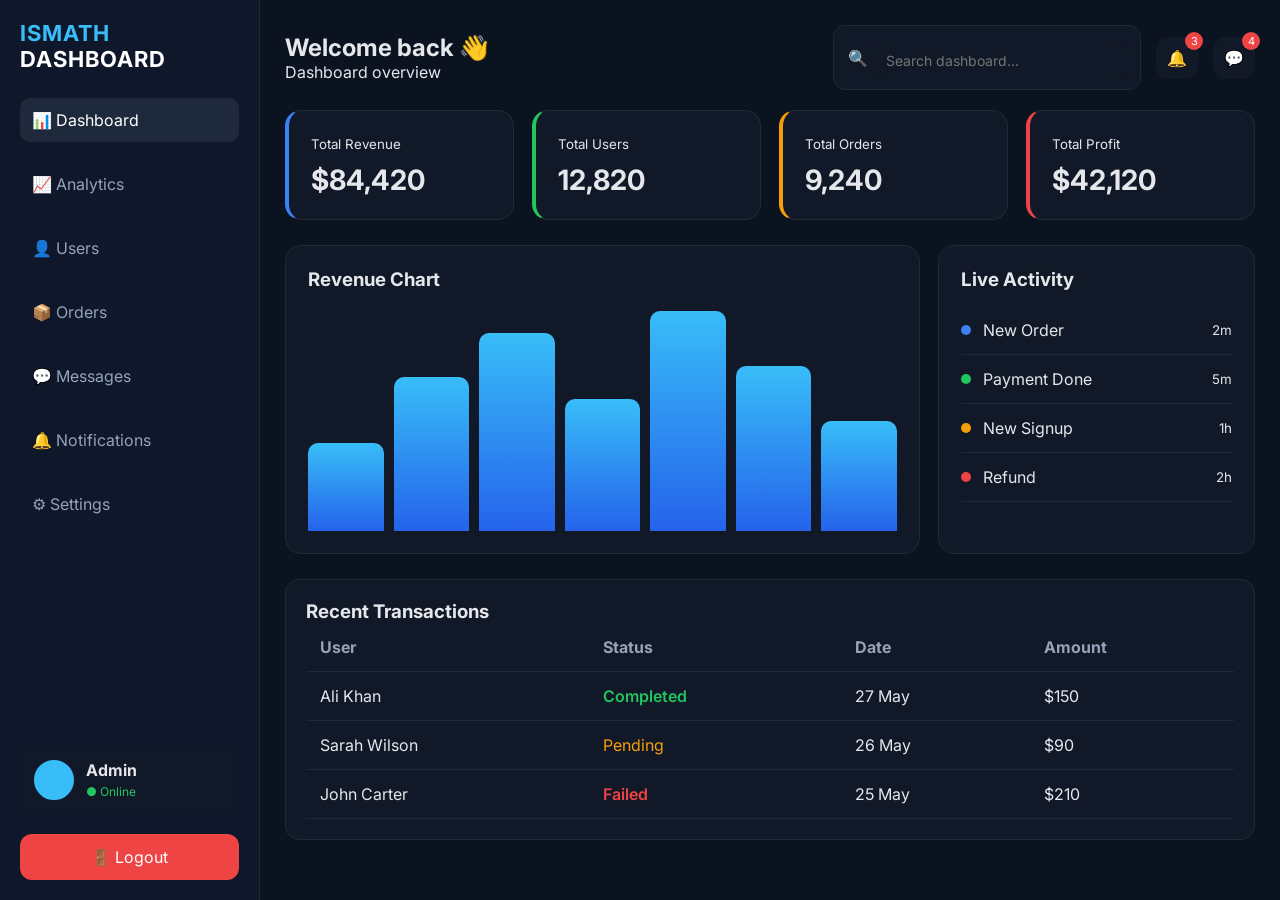
<file: index.html>
<!DOCTYPE html>
<html lang="en">
<head>
  <meta charset="UTF-8">
  <meta name="viewport"
        content="width=device-width, initial-scale=1.0">
  <title>
    Pro Dark Dashboard
  </title>
  <link rel="stylesheet"
        href="style.css">
  <link href="https://fonts.googleapis.com/css2?family=Inter:wght@300;400;500;600;700&display=swap"
        rel="stylesheet">
</head>

<body>

<div class="app">

  <div class="sidebar">

    <div>

      <div class="logo">
        ISMATH <span>DASHBOARD</span>
      </div>

      <div class="menu">

        <a class="active"
           href="dashboard.html">
          📊 Dashboard
        </a>

        <a href="analytics.html">
          📈 Analytics
        </a>

        <a href="users.html">
          👤 Users
        </a>

        <a href="orders.html">
          📦 Orders
        </a>

        <a href="messages.html">
          💬 Messages
        </a>

        <a href="notifications.html">
          🔔 Notifications
        </a>

        <a href="settings.html">
          ⚙ Settings
        </a>

      </div>

    </div>

    <div>

      <div class="profile">

        <div class="avatar"></div>

        <div>

          <b>
            Admin
          </b>

          <small class="online">
            ● Online
          </small>

        </div>

      </div>

      <div class="logout">

        <a href="#logout-popup">
          🚪 Logout
        </a>

      </div>

    </div>

  </div>

  <main class="main">

    <header class="topbar">

      <div>

        <h1>
          Welcome back 👋
        </h1>

        <p>
          Dashboard overview
        </p>

      </div>

      <div class="top-actions">

        <form class="search-box"
              action="https://www.google.com/search"
              method="GET">

          <span class="search-icon">
            🔍
          </span>

          <input type="text"
                 name="q"
                 placeholder="Search dashboard..."
                 autocomplete="off">

        </form>

        <div class="icon-box">

          🔔

          <span>3</span>

          <div class="dropdown">

            <p>
              New Order
            </p>

            <p>
              Payment Success
            </p>

            <p>
              User Joined
            </p>

          </div>

        </div>

        <div class="icon-box">

          💬

          <span>4</span>

          <div class="dropdown">

            <p>
              Ali: Update?
            </p>

            <p>
              Sarah: Issue fixed?
            </p>

            <p>
              John: Failed
            </p>

          </div>

        </div>

      </div>

    </header>

    <section class="kpi">

      <div class="card blue">

        <small>
          Total Revenue
        </small>

        <h2>
          $84,420
        </h2>

      </div>

      <div class="card green">

        <small>
          Total Users
        </small>

        <h2>
          12,820
        </h2>

      </div>

      <div class="card orange">

        <small>
          Total Orders
        </small>

        <h2>
          9,240
        </h2>

      </div>

      <div class="card red">

        <small>
          Total Profit
        </small>

        <h2>
          $42,120
        </h2>

      </div>

    </section>

    <section class="grid">

      <div class="panel">

        <h3>
          Revenue Chart
        </h3>

        <div class="chart">

          <div style="height:40%"></div>

          <div style="height:70%"></div>

          <div style="height:90%"></div>

          <div style="height:60%"></div>

          <div style="height:100%"></div>

          <div style="height:75%"></div>

          <div style="height:50%"></div>

        </div>

      </div>

      <div class="panel">

        <h3>
          Live Activity
        </h3>

        <div class="activity">

          <div class="item">

            <div class="left">

              <span class="dot blue"></span>

              <span>
                New Order
              </span>

            </div>

            <small>
              2m
            </small>

          </div>

          <div class="item">

            <div class="left">

              <span class="dot green"></span>

              <span>
                Payment Done
              </span>

            </div>

            <small>
              5m
            </small>

          </div>

          <div class="item">

            <div class="left">

              <span class="dot orange"></span>

              <span>
                New Signup
              </span>

            </div>

            <small>
              1h
            </small>

          </div>

          <div class="item">

            <div class="left">

              <span class="dot red"></span>

              <span>
                Refund
              </span>

            </div>

            <small>
              2h
            </small>

          </div>

        </div>

      </div>

    </section>

    <section class="table">

      <h3>
        Recent Transactions
      </h3>

      <table>

        <tr>

          <th>User</th>

          <th>Status</th>

          <th>Date</th>

          <th>Amount</th>

        </tr>

        <tr>

          <td>Ali Khan</td>

          <td>

            <span class="success">
              Completed
            </span>

          </td>

          <td>27 May</td>

          <td>$150</td>

        </tr>

        <tr>

          <td>Sarah Wilson</td>

          <td>

            <span class="pending">
              Pending
            </span>

          </td>

          <td>26 May</td>

          <td>$90</td>

        </tr>

        <tr>

          <td>John Carter</td>

          <td>

            <span class="failed">
              Failed
            </span>

          </td>

          <td>25 May</td>

          <td>$210</td>

        </tr>

      </table>

    </section>

  </main>

</div>

<div id="logout-popup"
     class="popup">

  <div class="popup-box">

    <h3>
      Logout?
    </h3>

    <p>
      Are you sure you want to logout?
    </p>

    <div class="buttons">

      <a href="#"
         class="cancel">
        Cancel
      </a>

      <a href="login.html"
         class="ok">
        Yes
      </a>

    </div>

  </div>

</div>

</body>

</html>
</file>
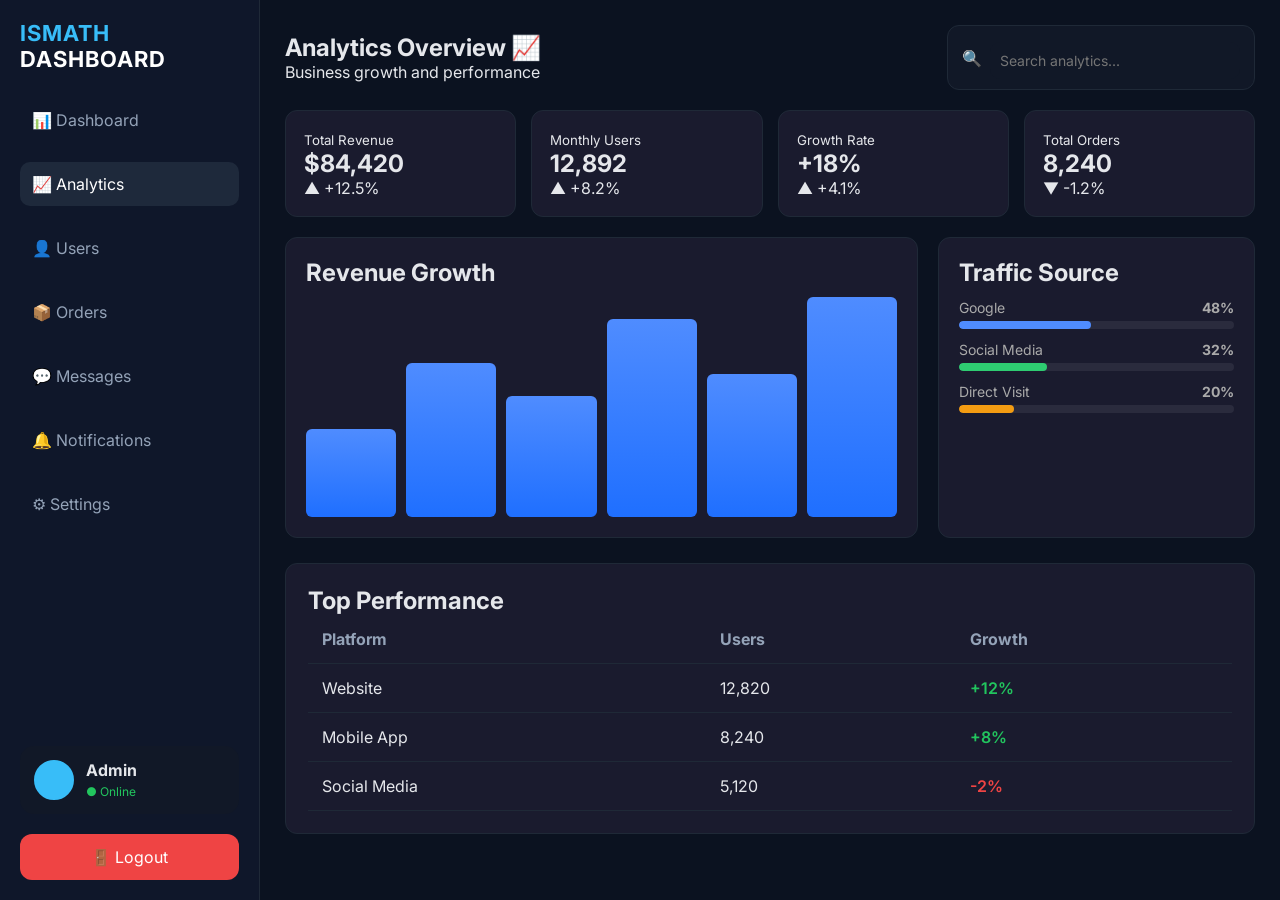
<file: analytics.html>
<!DOCTYPE html>
<html lang="en">
<head>
  <meta charset="UTF-8">
  <meta name="viewport"
        content="width=device-width, initial-scale=1.0">
  <title>Analytics</title>
  <link rel="stylesheet" href="style.css">
  <link href="https://fonts.googleapis.com/css2?family=Inter:wght@300;400;500;600;700&display=swap"
        rel="stylesheet">
</head>

<body>

  <div class="app">

    <div class="sidebar">

      <div>

        <div class="logo">
          ISMATH <span>DASHBOARD</span>
        </div>

        <div class="menu">

          <a href="dashboard.html">
            📊 Dashboard
          </a>

          <a class="active"
             href="analytics.html">
            📈 Analytics
          </a>

          <a href="users.html">
            👤 Users
          </a>

          <a href="orders.html">
            📦 Orders
          </a>

          <a href="messages.html">
            💬 Messages
          </a>

          <a href="notifications.html">
            🔔 Notifications
          </a>

          <a href="settings.html">
            ⚙ Settings
          </a>

        </div>

      </div>

      <div>

        <div class="profile">

          <div class="avatar"></div>

          <div>

            <b>Admin</b>

            <small class="online">
              ● Online
            </small>

          </div>

        </div>

        <div class="logout">

          <a href="index.html">
            🚪 Logout
          </a>

        </div>

      </div>

    </div>

    <main class="main">

      <div class="topbar">

        <div>

          <h1>
            Analytics Overview 📈
          </h1>

          <p>
            Business growth and performance
          </p>

        </div>

        <form class="search-box"
              action="https://www.google.com/search"
              method="GET">

          <span class="search-icon">
            🔍
          </span>

          <input
            type="text"
            name="q"
            placeholder="Search analytics..."
            autocomplete="off">

        </form>

      </div>

      <section class="analytics-cards">

        <div class="analytics-card">

          <small>Total Revenue</small>

          <h2>$84,420</h2>

          <p class="up">
            ▲ +12.5%
          </p>

        </div>

        <div class="analytics-card">

          <small>Monthly Users</small>

          <h2>12,892</h2>

          <p class="up">
            ▲ +8.2%
          </p>

        </div>

        <div class="analytics-card">

          <small>Growth Rate</small>

          <h2>+18%</h2>

          <p class="up">
            ▲ +4.1%
          </p>

        </div>

        <div class="analytics-card">

          <small>Total Orders</small>

          <h2>8,240</h2>

          <p class="down">
            ▼ -1.2%
          </p>

        </div>

      </section>

      <section class="analytics-grid">

        <div class="analytics-panel">

          <h2>
            Revenue Growth
          </h2>

          <div class="graph">

            <div style="height:40%"></div>

            <div style="height:70%"></div>

            <div style="height:55%"></div>

            <div style="height:90%"></div>

            <div style="height:65%"></div>

            <div style="height:100%"></div>

          </div>

        </div>

        <div class="analytics-panel">

          <h2>
            Traffic Source
          </h2>

          <div class="traffic-box">

            <div class="traffic-item">

              <span>Google</span>

              <b>48%</b>

            </div>

            <div class="progress">
              <div class="fill blue-fill"></div>
            </div>

            <div class="traffic-item">

              <span>Social Media</span>

              <b>32%</b>

            </div>

            <div class="progress">
              <div class="fill green-fill"></div>
            </div>

            <div class="traffic-item">

              <span>Direct Visit</span>

              <b>20%</b>

            </div>

            <div class="progress">
              <div class="fill orange-fill"></div>
            </div>

          </div>

        </div>

      </section>

      <section class="analytics-table">

        <h2>
          Top Performance
        </h2>

        <table>

          <tr>

            <th>Platform</th>

            <th>Users</th>

            <th>Growth</th>

          </tr>

          <tr>

            <td>Website</td>

            <td>12,820</td>

            <td class="success">
              +12%
            </td>

          </tr>

          <tr>

            <td>Mobile App</td>

            <td>8,240</td>

            <td class="success">
              +8%
            </td>

          </tr>

          <tr>

            <td>Social Media</td>

            <td>5,120</td>

            <td class="failed">
              -2%
            </td>

          </tr>

        </table>

      </section>

    </main>

  </div>

</body>

</html>
</file>
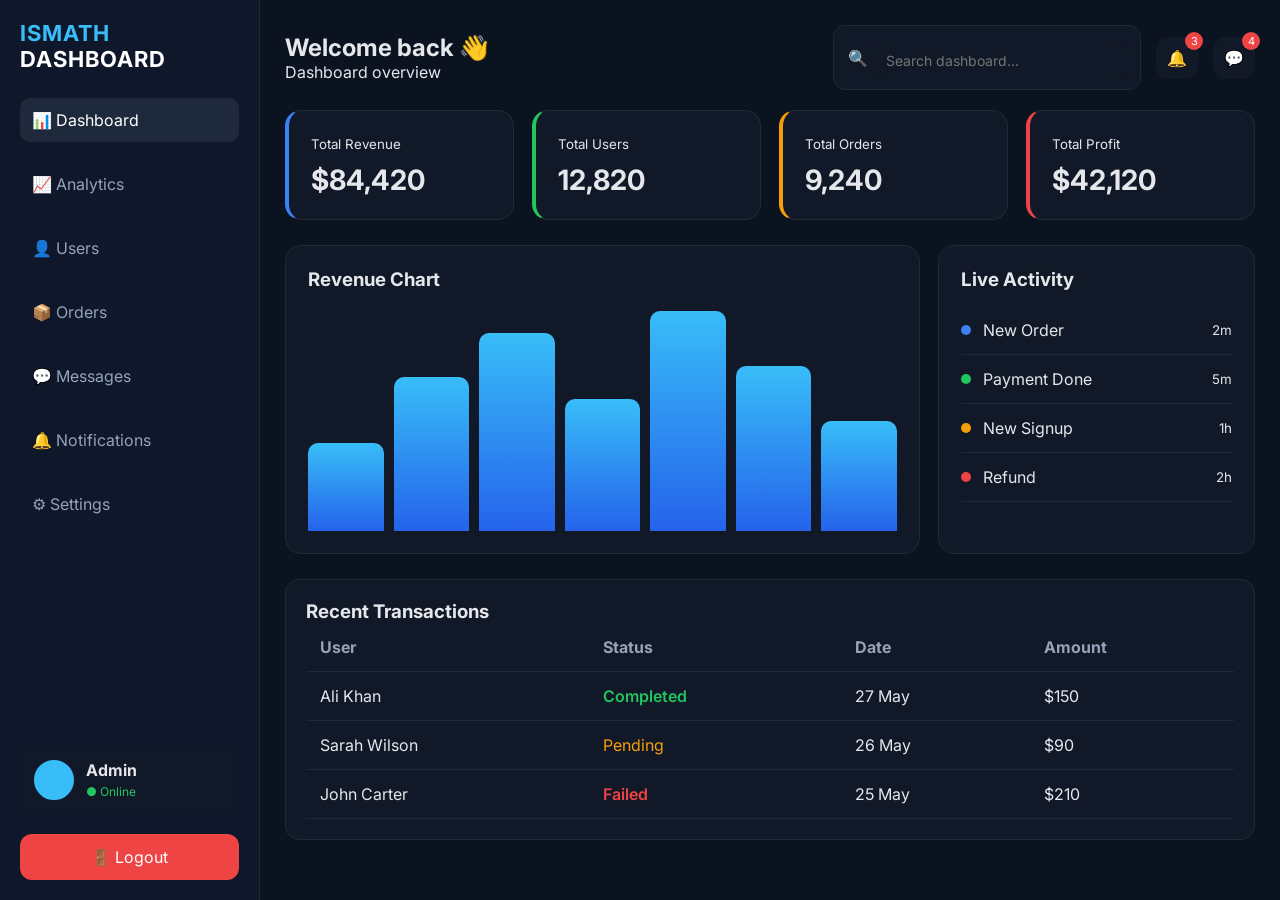
<file: dashboard.html>
<!DOCTYPE html>
<html lang="en">
<head>
  <meta charset="UTF-8">
  <meta name="viewport"
        content="width=device-width, initial-scale=1.0">
  <title>ISMATH Dashboard</title>
  <link rel="stylesheet"
        href="style.css">
  <link href="https://fonts.googleapis.com/css2?family=Inter:wght@300;400;500;600;700&display=swap"
        rel="stylesheet">
</head>

<body>

<div class="app">

  <div class="sidebar">

    <div>

      <div class="logo">
        ISMATH <span>DASHBOARD</span>
      </div>

      <div class="menu">

        <a class="active"
           href="dashboard.html">
          📊 Dashboard
        </a>

        <a href="analytics.html">
          📈 Analytics
        </a>

        <a href="users.html">
          👤 Users
        </a>

        <a href="orders.html">
          📦 Orders
        </a>

        <a href="messages.html">
          💬 Messages
        </a>

        <a href="notifications.html">
          🔔 Notifications
        </a>

        <a href="settings.html">
          ⚙ Settings
        </a>

      </div>

    </div>

    <div>

      <div class="profile">

        <div class="avatar"></div>

        <div>
          <b>Admin</b>

          <small class="online">
            ● Online
          </small>
        </div>

      </div>

      <div class="logout">

        <a href="#logout-popup">
          🚪 Logout
        </a>

      </div>

    </div>

  </div>

  <main class="main">

    <header class="topbar">

      <div>

        <h1>
          Welcome back 👋
        </h1>

        <p>
          Dashboard overview
        </p>

      </div>

      <div class="top-actions">

        <form class="search-box"
              action="https://www.google.com/search"
              method="GET">

          <span class="search-icon">
            🔍
          </span>

          <input type="text"
                 name="q"
                 placeholder="Search dashboard..."
                 autocomplete="off">

        </form>

        <div class="icon-box">

          🔔

          <span>3</span>

          <div class="dropdown">

            <p>New Order</p>

            <p>Payment Success</p>

            <p>User Joined</p>

          </div>

        </div>

        <div class="icon-box">

          💬

          <span>4</span>

          <div class="dropdown">

            <p>Ali: Update?</p>

            <p>Sarah: Issue fixed?</p>

            <p>John: Failed</p>

          </div>

        </div>

      </div>

    </header>

    <section class="kpi">

      <div class="card blue">

        <small>Total Revenue</small>

        <h2>$84,420</h2>

      </div>

      <div class="card green">

        <small>Total Users</small>

        <h2>12,820</h2>

      </div>

      <div class="card orange">

        <small>Total Orders</small>

        <h2>9,240</h2>

      </div>

      <div class="card red">

        <small>Total Profit</small>

        <h2>$42,120</h2>

      </div>

    </section>

    <section class="grid">

      <div class="panel">

        <h3>
          Revenue Chart
        </h3>

        <div class="chart">

          <div style="height:40%"></div>

          <div style="height:70%"></div>

          <div style="height:90%"></div>

          <div style="height:60%"></div>

          <div style="height:100%"></div>

          <div style="height:75%"></div>

          <div style="height:50%"></div>

        </div>

      </div>

      <div class="panel">

        <h3>
          Live Activity
        </h3>

        <div class="activity">

          <div class="item">

            <div class="left">

              <span class="dot blue"></span>

              <span>New Order</span>

            </div>

            <small>2m</small>

          </div>

          <div class="item">

            <div class="left">

              <span class="dot green"></span>

              <span>Payment Done</span>

            </div>

            <small>5m</small>

          </div>

          <div class="item">

            <div class="left">

              <span class="dot orange"></span>

              <span>New Signup</span>

            </div>

            <small>1h</small>

          </div>

          <div class="item">

            <div class="left">

              <span class="dot red"></span>

              <span>Refund</span>

            </div>

            <small>2h</small>

          </div>

        </div>

      </div>

    </section>

    <section class="table">

      <h3>
        Recent Transactions
      </h3>

      <table>

        <tr>

          <th>User</th>

          <th>Status</th>

          <th>Date</th>

          <th>Amount</th>

        </tr>

        <tr>

          <td>Ali Khan</td>

          <td>
            <span class="success">
              Completed
            </span>
          </td>

          <td>27 May</td>

          <td>$150</td>

        </tr>

        <tr>

          <td>Sarah Wilson</td>

          <td>
            <span class="pending">
              Pending
            </span>
          </td>

          <td>26 May</td>

          <td>$90</td>

        </tr>

        <tr>

          <td>John Carter</td>

          <td>
            <span class="failed">
              Failed
            </span>
          </td>

          <td>25 May</td>

          <td>$210</td>

        </tr>

      </table>

    </section>

  </main>

</div>

<div id="logout-popup"
     class="popup">

  <div class="popup-box">

    <h3>
      Logout?
    </h3>

    <p>
      Are you sure you want to logout?
    </p>

    <div class="buttons">

      <a href="#"
         class="cancel">
        Cancel
      </a>

      <a href="login.html"
         class="ok">
        Yes
      </a>

    </div>

  </div>

</div>

</body>
</html>
</file>
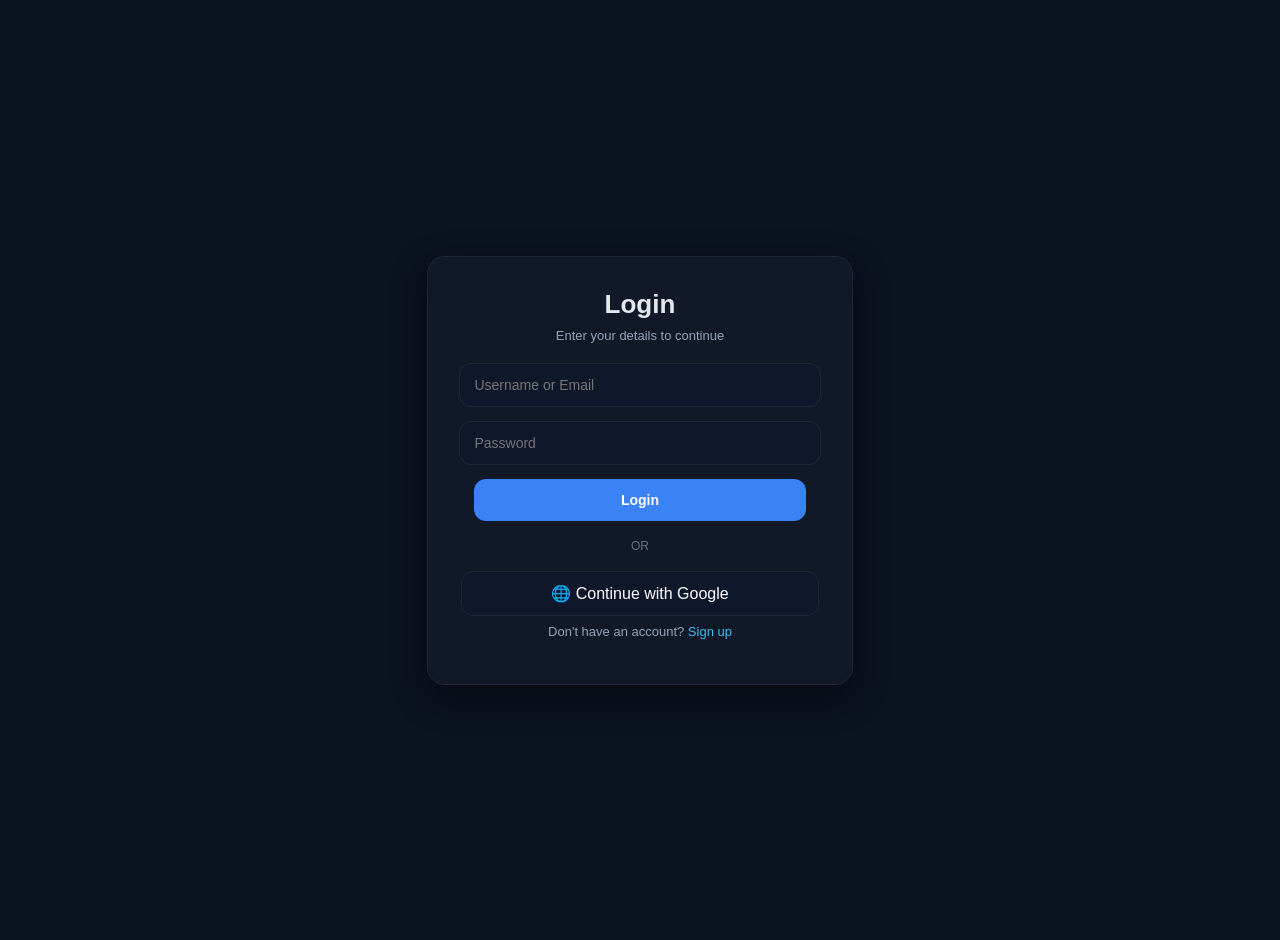
<file: login.html>
<!DOCTYPE html>
<html lang="en">
<head>
  <meta charset="UTF-8">
  <meta name="viewport" content="width=device-width, initial-scale=1.0">
  <title>Login</title>
  <link rel="stylesheet" href="login.css">
</head>
<body>

<div class="center">

  <div class="card">

    <h2>Login</h2>
    <p>Enter your details to continue</p>

    <form action="index.html">

     <input type="text"
       placeholder="Username or Email"
       autocomplete="off"
       required>

     <input type="password"
       placeholder="Password"
       autocomplete="new-password"
       required>

      <button type="submit">Login</button>

    </form>

    <div class="line">OR</div>

    <a href="https://accounts.google.com/" target="_blank" class="google">
      🌐 Continue with Google
    </a>

    <p class="text">
      Don't have an account?
      <a href="signup.html">Sign up</a>
    </p>

  </div>

</div>

</body>
</html>
</file>
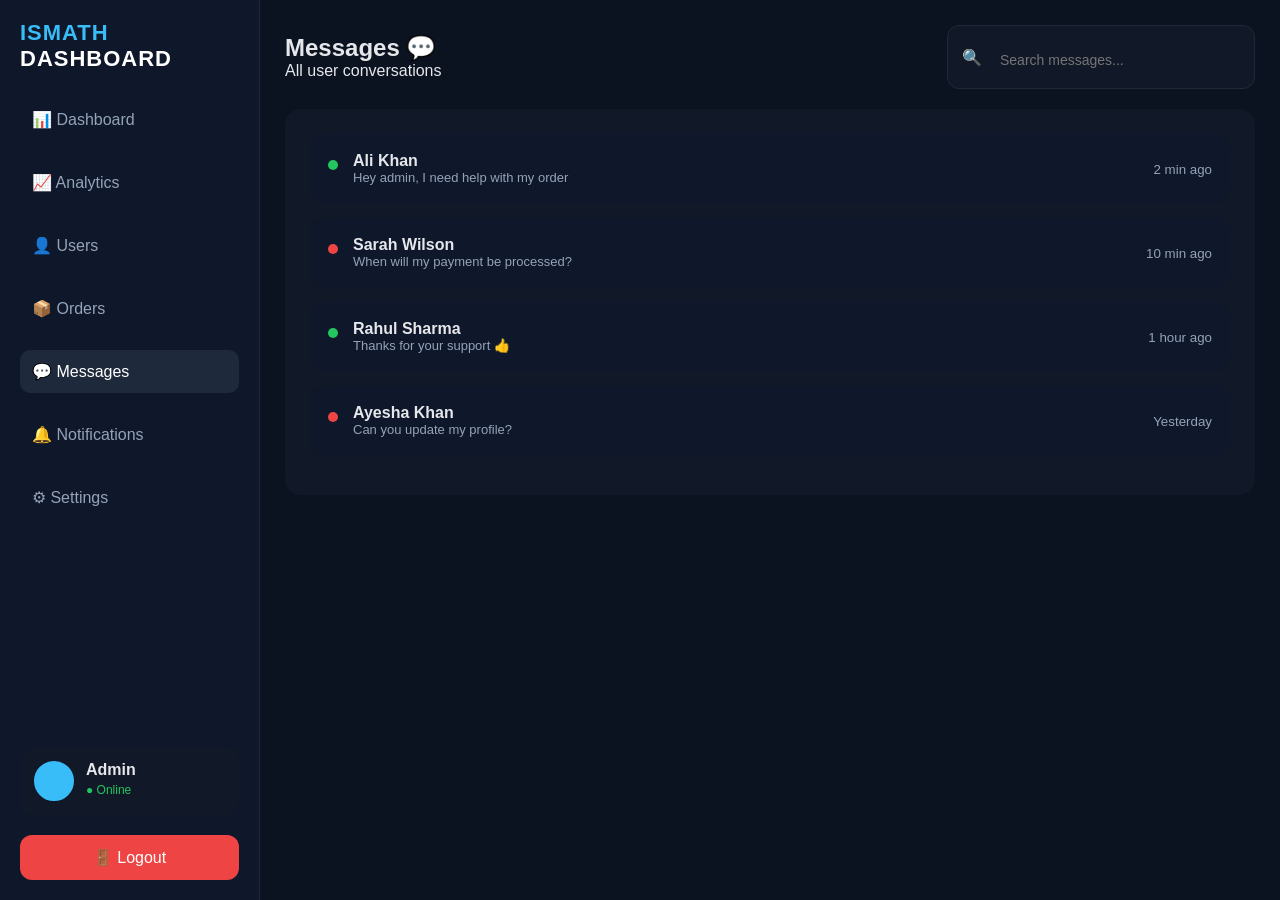
<file: messages.html>
<!DOCTYPE html>
<html lang="en">
<head>
  <meta charset="UTF-8">
  <meta name="viewport"
        content="width=device-width, initial-scale=1.0">
  <title>
    Messages
  </title>
  <link rel="stylesheet"
        href="style.css">
</head>

<body>

<div class="app">

  <div class="sidebar">

    <div>

      <div class="logo">
        ISMATH <span>DASHBOARD</span>
      </div>

      <div class="menu">

        <a href="dashboard.html">
          📊 Dashboard
        </a>

        <a href="analytics.html">
          📈 Analytics
        </a>

        <a href="users.html">
          👤 Users
        </a>

        <a href="orders.html">
          📦 Orders
        </a>

        <a class="active"
           href="messages.html">
          💬 Messages
        </a>

        <a href="notifications.html">
          🔔 Notifications
        </a>

        <a href="settings.html">
          ⚙ Settings
        </a>

      </div>

    </div>

    <div>

      <div class="profile">

        <div class="avatar"></div>

        <div>

          <b>
            Admin
          </b>

          <small class="online">
            ● Online
          </small>

        </div>

      </div>

      <div class="logout">

        <a href="index.html">
          🚪 Logout
        </a>

      </div>

    </div>

  </div>

  <div class="main">

    <div class="topbar">

      <div>

        <h1>
          Messages 💬
        </h1>

        <p>
          All user conversations
        </p>

      </div>

      <form class="search-box"
            action="https://www.google.com/search"
            method="GET">

        <span class="search-icon">
          🔍
        </span>

        <input type="text"
               name="q"
               placeholder="Search messages..."
               autocomplete="off">

      </form>

    </div>

    <div class="messages-box">

      <div class="message-card">

        <div class="left">

          <div class="online-dot"></div>

          <div>

            <b>
              Ali Khan
            </b>

            <p>
              Hey admin, I need help with my order
            </p>

          </div>

        </div>

        <div class="right">

          <small>
            2 min ago
          </small>

        </div>

      </div>

      <div class="message-card">

        <div class="left">

          <div class="offline-dot"></div>

          <div>

            <b>
              Sarah Wilson
            </b>

            <p>
              When will my payment be processed?
            </p>

          </div>

        </div>

        <div class="right">

          <small>
            10 min ago
          </small>

        </div>

      </div>

      <div class="message-card">

        <div class="left">

          <div class="online-dot"></div>

          <div>

            <b>
              Rahul Sharma
            </b>

            <p>
              Thanks for your support 👍
            </p>

          </div>

        </div>

        <div class="right">

          <small>
            1 hour ago
          </small>

        </div>

      </div>

      <div class="message-card">

        <div class="left">

          <div class="offline-dot"></div>

          <div>

            <b>
              Ayesha Khan
            </b>

            <p>
              Can you update my profile?
            </p>

          </div>

        </div>

        <div class="right">

          <small>
            Yesterday
          </small>

        </div>

      </div>

    </div>

  </div>

</div>

</body>

</html>
</file>
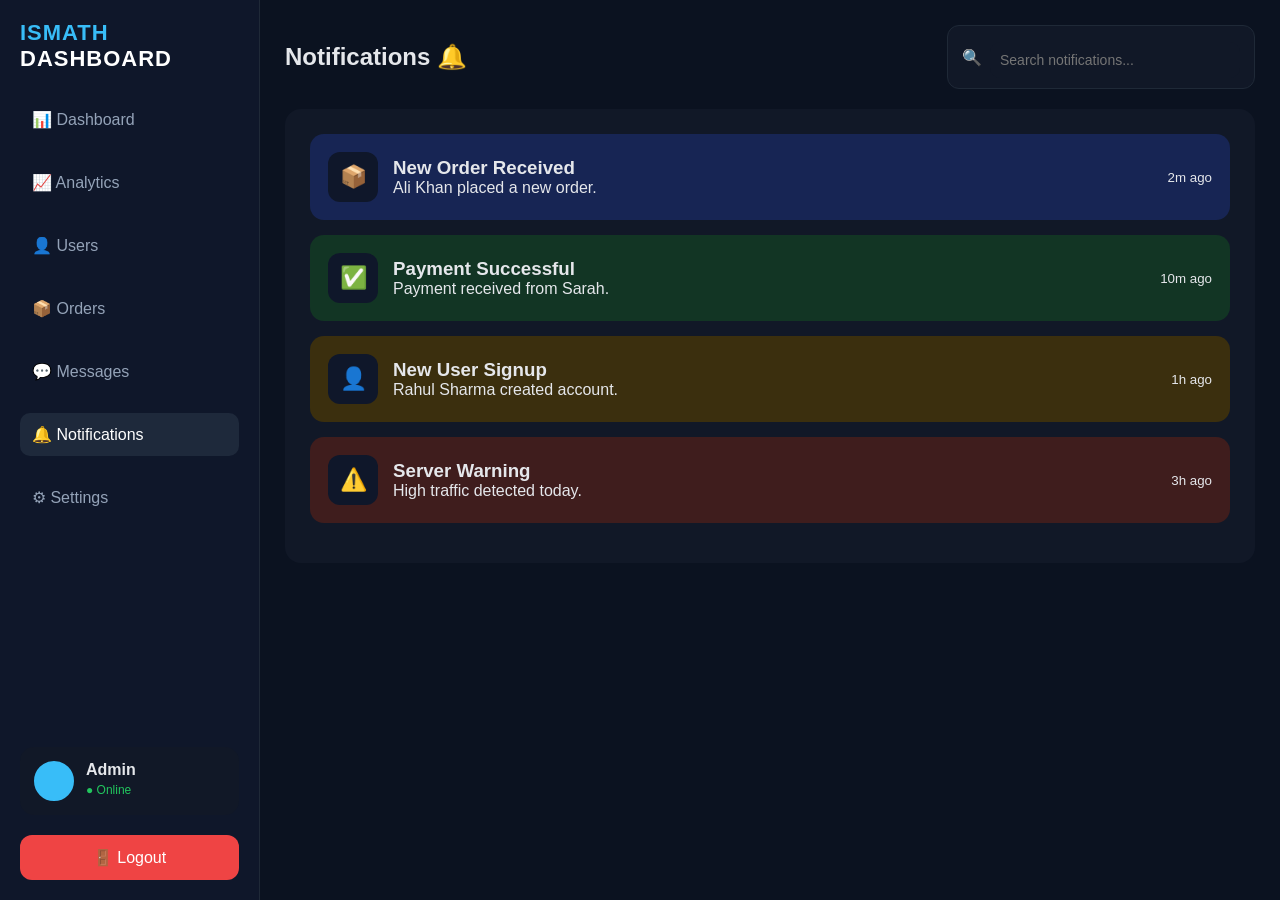
<file: notifications.html>
<!DOCTYPE html>
<html lang="en">
<head>
  <meta charset="UTF-8">
  <meta name="viewport"
        content="width=device-width, initial-scale=1.0">
  <title>
    Notifications
  </title>
  <link rel="stylesheet"
        href="style.css">
</head>

<body>

<div class="app">

  <div class="sidebar">

    <div>

      <div class="logo">
        ISMATH <span>DASHBOARD</span>
      </div>

      <div class="menu">

        <a href="dashboard.html">
          📊 Dashboard
        </a>

        <a href="analytics.html">
          📈 Analytics
        </a>

        <a href="users.html">
          👤 Users
        </a>

        <a href="orders.html">
          📦 Orders
        </a>

        <a href="messages.html">
          💬 Messages
        </a>

        <a class="active"
           href="notifications.html">
          🔔 Notifications
        </a>

        <a href="settings.html">
          ⚙ Settings
        </a>

      </div>

    </div>

    <div>

      <div class="profile">

        <div class="avatar"></div>

        <div>

          <b>
            Admin
          </b>

          <small class="online">
            ● Online
          </small>

        </div>

      </div>

      <div class="logout">

        <a href="#logout-popup">
          🚪 Logout
        </a>

      </div>

    </div>

  </div>

  <div class="main">

    <div class="topbar">

      <h1>
        Notifications 🔔
      </h1>

      <form class="search-box"
            action="https://www.google.com/search"
            method="GET">

        <span class="search-icon">
          🔍
        </span>

        <input type="text"
               name="q"
               placeholder="Search notifications..."
               autocomplete="off">

      </form>

    </div>

    <div class="notify-box">

      <div class="notify-card blue-card">

        <div class="notify-left">

          <div class="notify-icon">
            📦
          </div>

          <div>

            <h3>
              New Order Received
            </h3>

            <p>
              Ali Khan placed a new order.
            </p>

          </div>

        </div>

        <small>
          2m ago
        </small>

      </div>

      <div class="notify-card green-card">

        <div class="notify-left">

          <div class="notify-icon">
            ✅
          </div>

          <div>

            <h3>
              Payment Successful
            </h3>

            <p>
              Payment received from Sarah.
            </p>

          </div>

        </div>

        <small>
          10m ago
        </small>

      </div>

      <div class="notify-card orange-card">

        <div class="notify-left">

          <div class="notify-icon">
            👤
          </div>

          <div>

            <h3>
              New User Signup
            </h3>

            <p>
              Rahul Sharma created account.
            </p>

          </div>

        </div>

        <small>
          1h ago
        </small>

      </div>

      <div class="notify-card red-card">

        <div class="notify-left">

          <div class="notify-icon">
            ⚠️
          </div>

          <div>

            <h3>
              Server Warning
            </h3>

            <p>
              High traffic detected today.
            </p>

          </div>

        </div>

        <small>
          3h ago
        </small>

      </div>

    </div>

  </div>

</div>

</body>

</html>
</file>
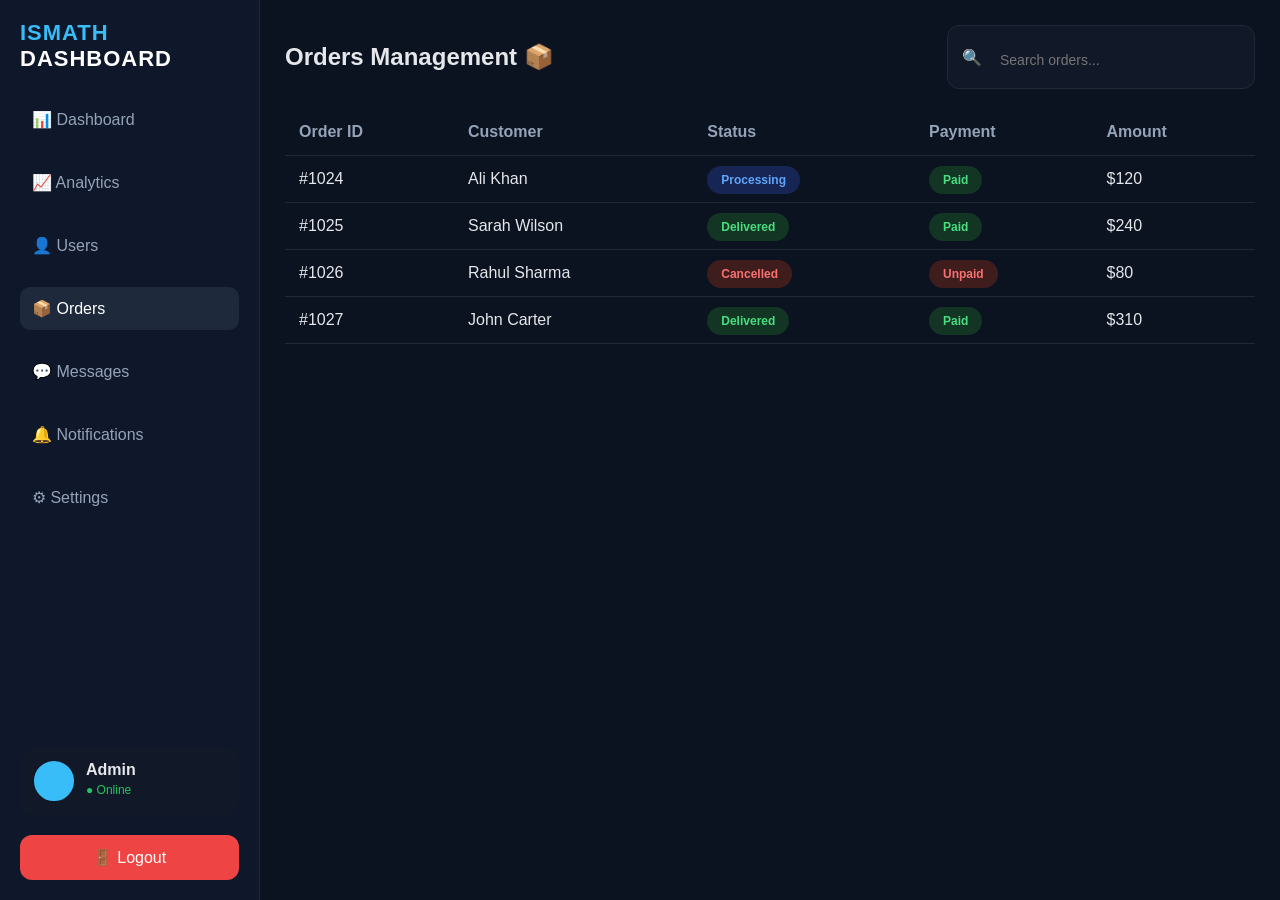
<file: orders.html>
<!DOCTYPE html>
<html lang="en">
<head>
  <meta charset="UTF-8">
  <meta name="viewport"
        content="width=device-width, initial-scale=1.0">
  <title>
    Orders
  </title>
  <link rel="stylesheet"
        href="style.css">
</head>

<body>

<div class="app">

  <div class="sidebar">

    <div>

      <div class="logo">
        ISMATH <span>DASHBOARD</span>
      </div>

      <div class="menu">

        <a href="dashboard.html">
          📊 Dashboard
        </a>

        <a href="analytics.html">
          📈 Analytics
        </a>

        <a href="users.html">
          👤 Users
        </a>

        <a class="active"
           href="orders.html">
          📦 Orders
        </a>

        <a href="messages.html">
          💬 Messages
        </a>

        <a href="notifications.html">
          🔔 Notifications
        </a>

        <a href="settings.html">
          ⚙ Settings
        </a>

      </div>

    </div>

    <div>

      <div class="profile">

        <div class="avatar"></div>

        <div>

          <b>
            Admin
          </b>

          <small class="online">
            ● Online
          </small>

        </div>

      </div>

      <div class="logout">

        <a href="#logout-popup">
          🚪 Logout
        </a>

      </div>

    </div>

  </div>

  <div class="main">

    <div class="topbar">

      <h1>
        Orders Management 📦
      </h1>

      <form class="search-box"
            action="https://www.google.com/search"
            method="GET">

        <span class="search-icon">
          🔍
        </span>

        <input type="text"
               name="q"
               placeholder="Search orders..."
               autocomplete="off">

      </form>

    </div>

    <div class="table-box">

      <table>

        <tr>

          <th>
            Order ID
          </th>

          <th>
            Customer
          </th>

          <th>
            Status
          </th>

          <th>
            Payment
          </th>

          <th>
            Amount
          </th>

        </tr>

        <tr>

          <td>
            #1024
          </td>

          <td>
            Ali Khan
          </td>

          <td>

            <span class="badge processing">
              Processing
            </span>

          </td>

          <td>

            <span class="badge paid">
              Paid
            </span>

          </td>

          <td>
            $120
          </td>

        </tr>

        <tr>

          <td>
            #1025
          </td>

          <td>
            Sarah Wilson
          </td>

          <td>

            <span class="badge delivered">
              Delivered
            </span>

          </td>

          <td>

            <span class="badge paid">
              Paid
            </span>

          </td>

          <td>
            $240
          </td>

        </tr>

        <tr>

          <td>
            #1026
          </td>

          <td>
            Rahul Sharma
          </td>

          <td>

            <span class="badge cancelled">
              Cancelled
            </span>

          </td>

          <td>

            <span class="badge unpaid">
              Unpaid
            </span>

          </td>

          <td>
            $80
          </td>

        </tr>

        <tr>

          <td>
            #1027
          </td>

          <td>
            John Carter
          </td>

          <td>

            <span class="badge delivered">
              Delivered
            </span>

          </td>

          <td>

            <span class="badge paid">
              Paid
            </span>

          </td>

          <td>
            $310
          </td>

        </tr>

      </table>

    </div>

  </div>

</div>

</body>

</html>
</file>
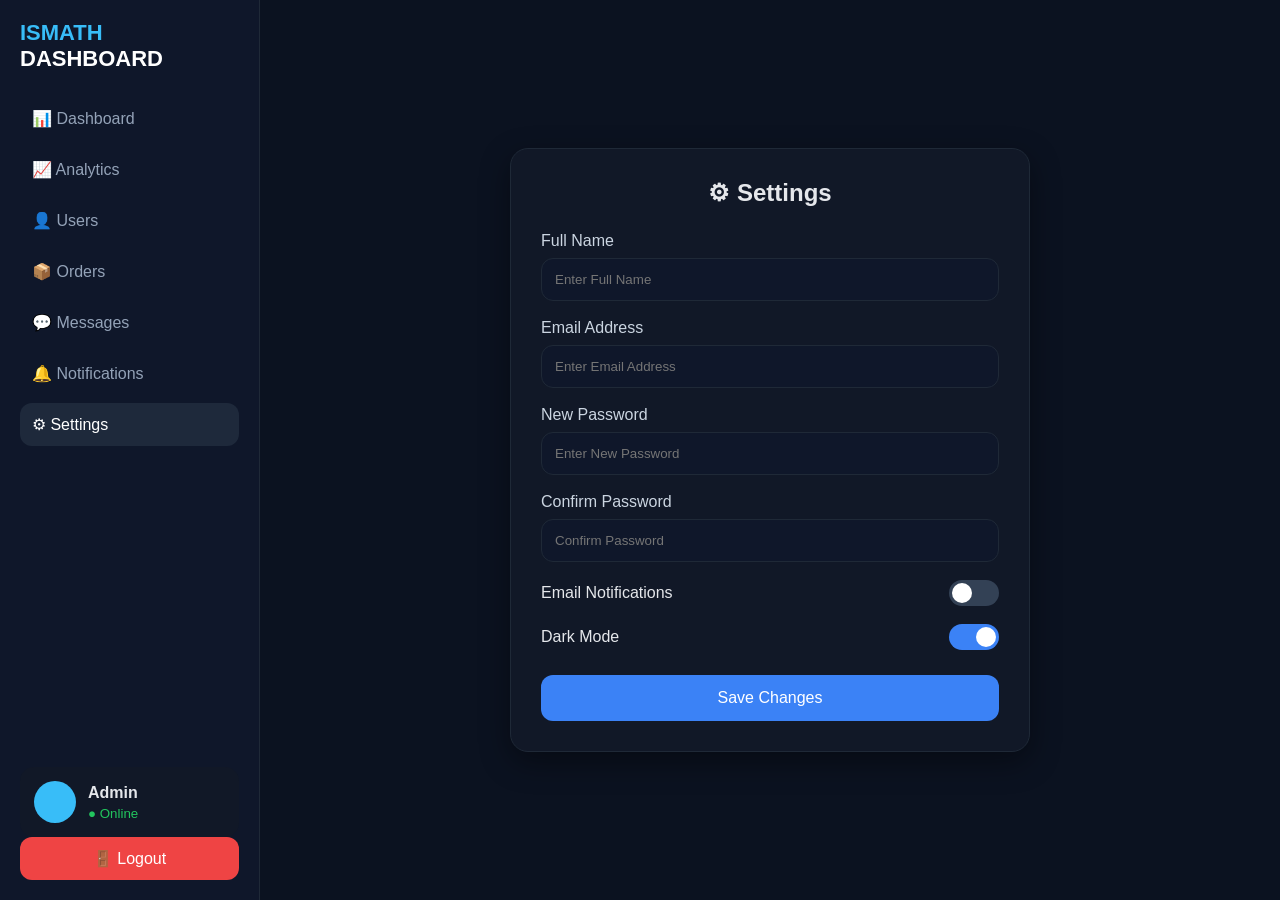
<file: settings.html>
<!DOCTYPE html>
<html lang="en">
<head>
<meta charset="UTF-8">
<meta name="viewport" content="width=device-width, initial-scale=1.0">
<title>Settings</title>
<link rel="stylesheet" href="settings.css">
</head>

<body>

<div class="app">

  <div class="sidebar">

    <div>

      <div class="logo">
        ISMATH <span>DASHBOARD</span>
      </div>

      <div class="menu">

        <a href="dashboard.html">📊 Dashboard</a>
        <a href="analytics.html">📈 Analytics</a>
        <a href="users.html">👤 Users</a>
        <a href="orders.html">📦 Orders</a>
        <a href="messages.html">💬 Messages</a>
        <a href="notifications.html">🔔 Notifications</a>
        <a class="active" href="settings.html">⚙ Settings</a>

      </div>

    </div>

    <div>

      <div class="profile">
        <div class="avatar"></div>
        <div>
          <b>Admin</b>
          <small class="online">● Online</small>
        </div>
      </div>

      <div class="logout">
        <a href="index.html">🚪 Logout</a>
      </div>

    </div>

  </div>

  <main class="main">

    <div class="settings-box">

      <h2>⚙ Settings</h2>

      <div class="field">
        <label>Full Name</label>
        <input type="text" placeholder="Enter Full Name">
      </div>

      <div class="field">
        <label>Email Address</label>
        <input type="email" placeholder="Enter Email Address">
      </div>

      <div class="field">
        <label>New Password</label>
        <input type="password" placeholder="Enter New Password">
      </div>

      <div class="field">
        <label>Confirm Password</label>
        <input type="password" placeholder="Confirm Password">
      </div>

      <div class="toggle-row">
        <span>Email Notifications</span>
        <label class="switch">
          <input type="checkbox">
          <span class="slider"></span>
        </label>
      </div>

      <div class="toggle-row">
        <span>Dark Mode</span>
        <label class="switch">
          <input type="checkbox" checked>
          <span class="slider"></span>
        </label>
      </div>

      <a href="#saved-popup" class="save-btn">
        Save Changes
      </a>

    </div>

  </main>

</div>

<div id="saved-popup" class="popup">

  <div class="popup-box">

    <h3>✅ Settings Saved</h3>

    <p>Your changes have been updated successfully.</p>

    <a href="#" class="ok-btn">OK</a>

  </div>

</div>

</body>
</html>
</file>
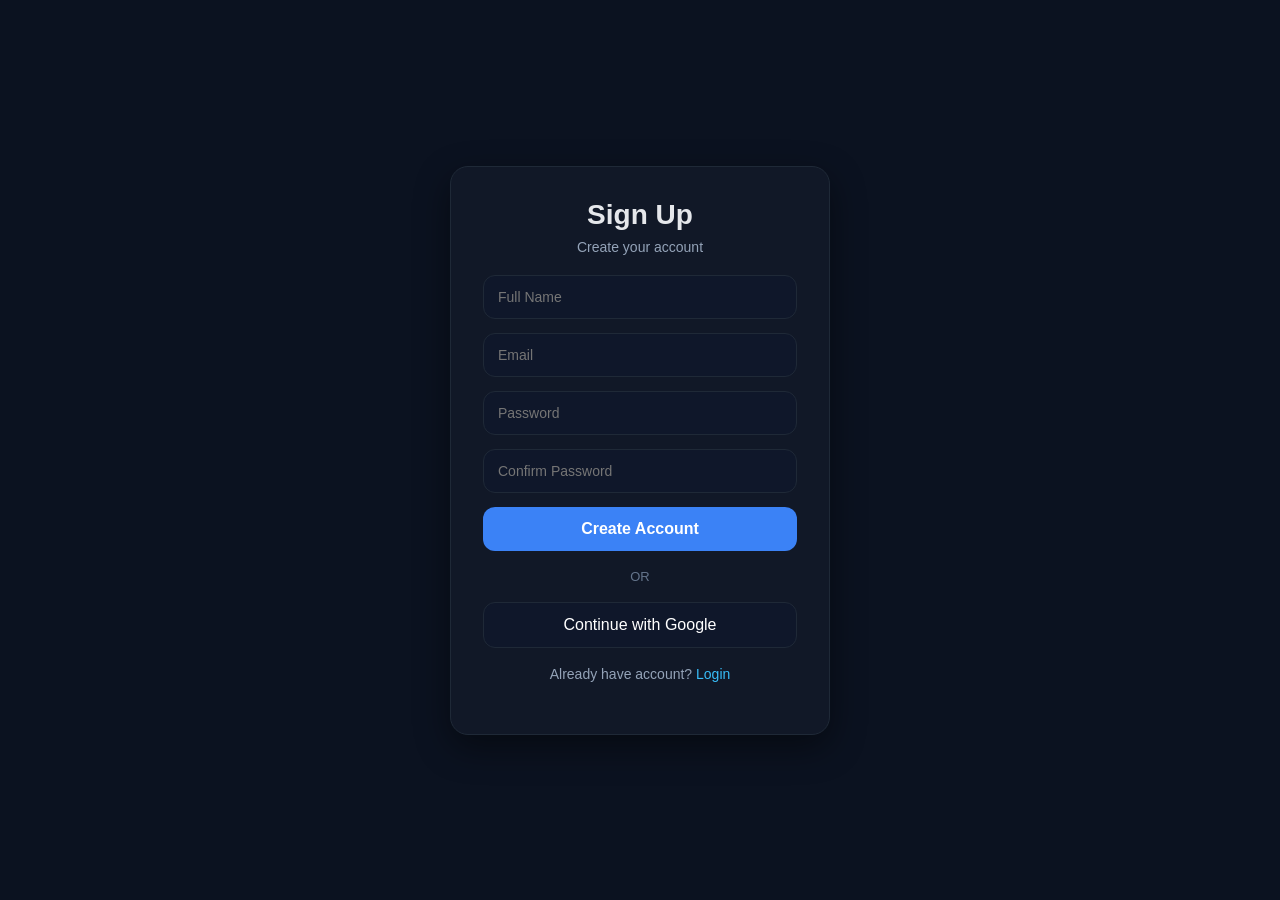
<file: signup.html>
<!DOCTYPE html>
<html lang="en">
<head>
  <meta charset="UTF-8">
  <title>Sign Up</title>
  <link rel="stylesheet" href="signup.css">
</head>

<body>

<div class="center">

  <div class="card">

    <h2>Sign Up</h2>
    <p>Create your account</p>

    <input type="text" placeholder="Full Name" required>
    <input type="email" placeholder="Email" required>
    <input type="password" placeholder="Password" required>
    <input type="password" placeholder="Confirm Password" required>

    <a href="#success-popup" class="create-btn">
      Create Account
    </a>

    <div class="line">OR</div>

    <a href="https://accounts.google.com/" target="_blank" class="google">
      Continue with Google
    </a>

    <p class="text">
      Already have account?
      <a href="login.html">Login</a>
    </p>

  </div>

</div>

<div id="success-popup" class="popup">

  <div class="popup-box">

    <h3>✅ Account Created</h3>

    <p>
      Your account has been created successfully.
    </p>

    <a href="login.html" class="ok-btn">
      Login Now
    </a>

  </div>

</div>

</body>
</html>
</file>
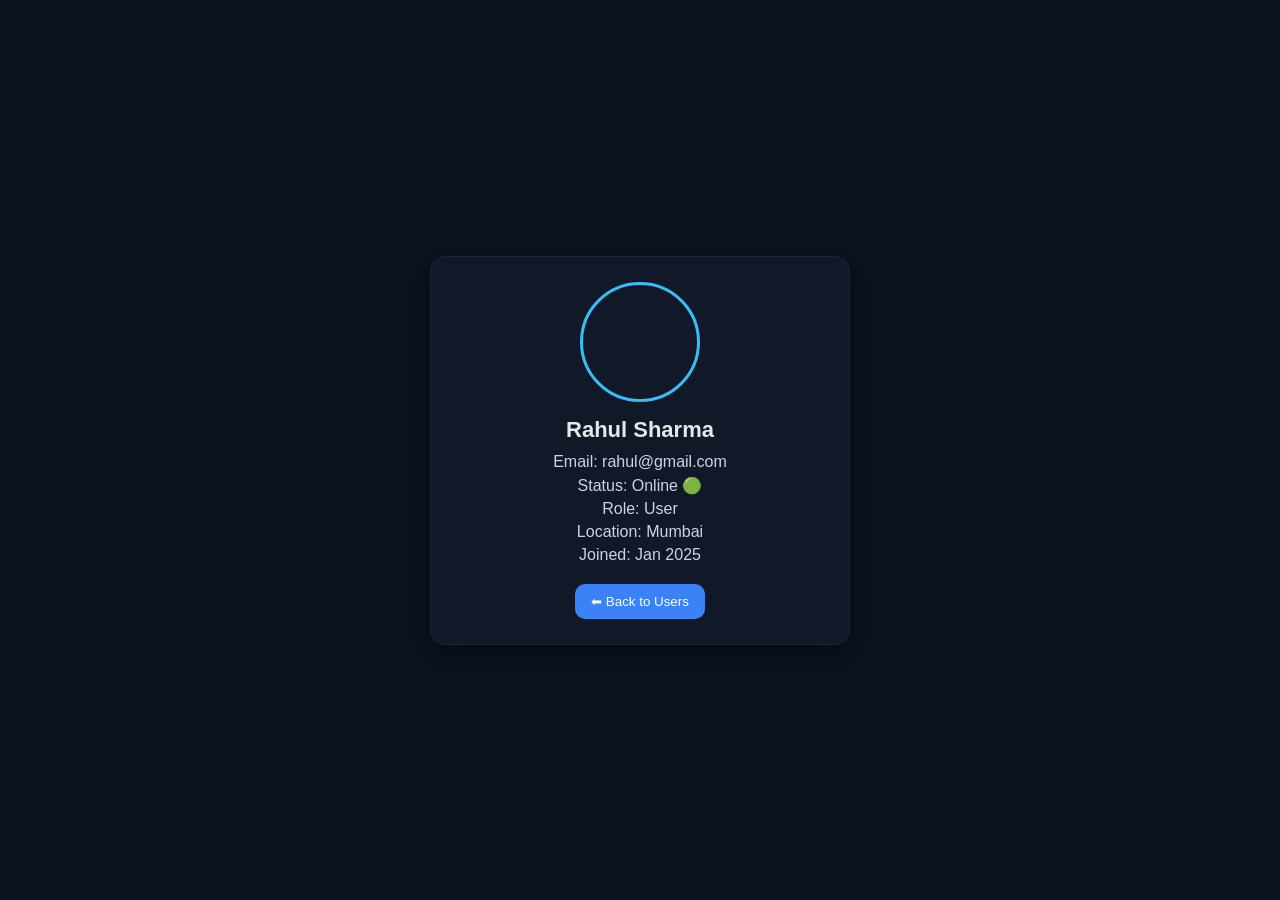
<file: user3.html>
<!DOCTYPE html>
<html lang="en">
<head>
<meta charset="UTF-8">
<meta name="viewport" content="width=device-width, initial-scale=1.0">
<title>User 3 - Rahul</title>
<link rel="stylesheet" href="style.css">
</head>

<body>

<div class="center-page">

  <div class="profile-card">

    <div class="big-avatar"
    style="background-image:url('https://images.unsplash.com/photo-1500648767791-00dcc994a43e?auto=format&fit=crop&w=300&q=80')">
    </div>

    <h2>Rahul Sharma</h2>

    <p>Email: rahul@gmail.com</p>
    <p>Status: Online 🟢</p>
    <p>Role: User</p>
    <p>Location: Mumbai</p>
    <p>Joined: Jan 2025</p>

    <button onclick="location.href='users.html'">⬅ Back to Users</button>

  </div>

</div>

</body>
</html>
</file>
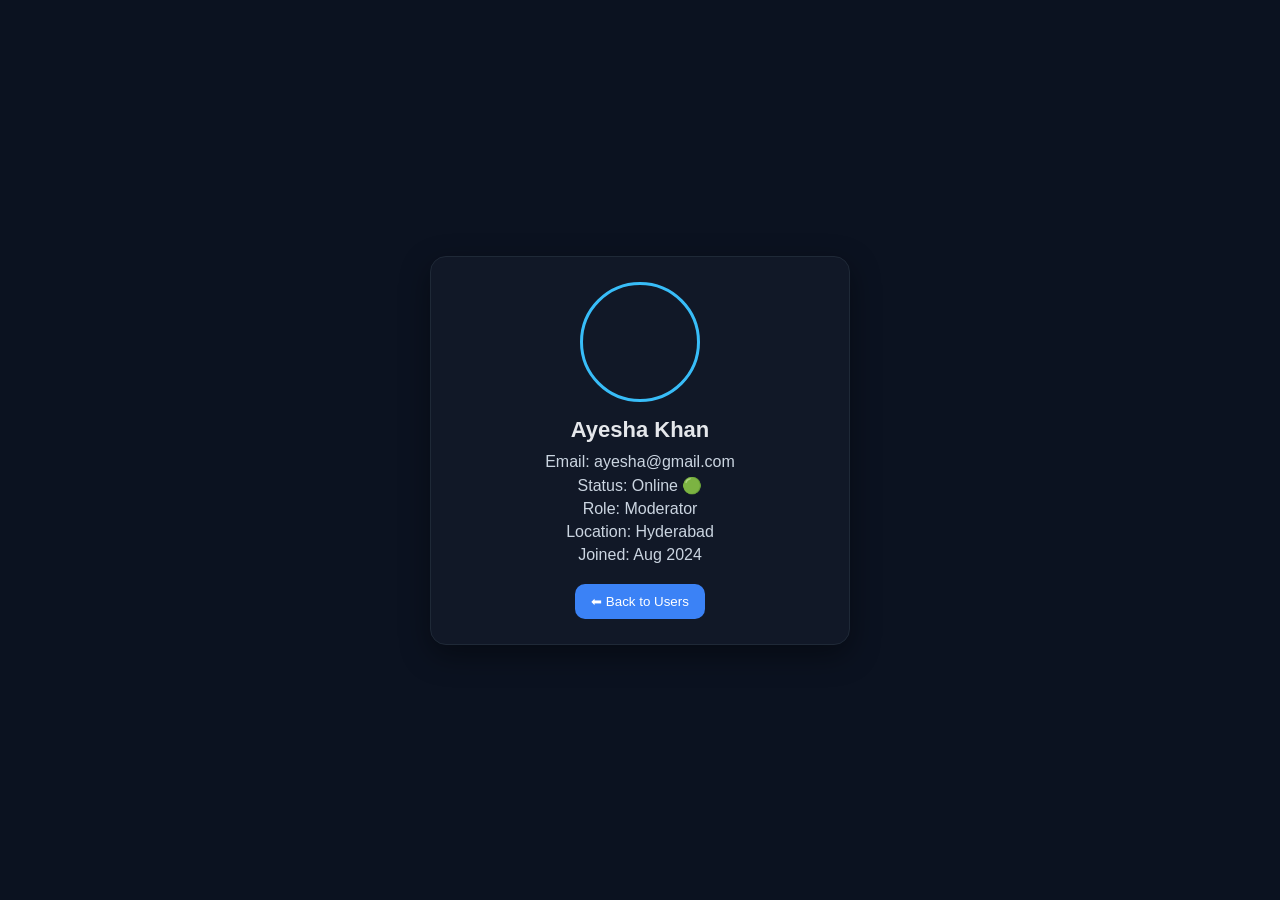
<file: user4.html>
<!DOCTYPE html>
<html lang="en">
<head>
<meta charset="UTF-8">
<meta name="viewport" content="width=device-width, initial-scale=1.0">
<title>User 4 - Ayesha</title>
<link rel="stylesheet" href="style.css">
</head>

<body>

<div class="center-page">

  <div class="profile-card">
    
    <div class="big-avatar"
    style="background-image:url('https://images.unsplash.com/photo-1494790108377-be9c29b29330?auto=format&fit=crop&w=300&q=80')">
    </div>

    <h2>Ayesha Khan</h2>

    <p>Email: ayesha@gmail.com</p>
    <p>Status: Online 🟢</p>
    <p>Role: Moderator</p>
    <p>Location: Hyderabad</p>
    <p>Joined: Aug 2024</p>

    <button onclick="location.href='users.html'">⬅ Back to Users</button>

  </div>

</div>

</body>
</html>
</file>
<file: style.css>
*{
  margin:0;
  padding:0;
  box-sizing:border-box;
  font-family:'Inter', sans-serif;
}

body{
  background:#0b1220;
  color:#e5e7eb;
}

.app{
  display:flex;
  min-height:100vh;
}

.sidebar{
  width:260px;
  background:#0f172a;
  padding:20px;
  display:flex;
  flex-direction:column;
  justify-content:space-between;
  border-right:1px solid #1f2937;
  position:fixed;
  height:100vh;
  overflow:auto;
}

.logo{
  font-size:24px;
  font-weight:700;
  color:#38bdf8;

  margin-bottom:25px;

  letter-spacing:1px;
}

.logo span{
  color:white;
}

.menu{
  margin-top:10px;
}

.menu a{
  display:flex;
  align-items:center;
  gap:10px;

  padding:13px;
  margin:8px 0;

  color:#94a3b8;
  text-decoration:none;

  border-radius:12px;

  transition:0.2s;
}

.menu a:hover,
.menu a.active{
  background:#1e293b;
  color:white;
}

.profile{
  display:flex;
  align-items:flex-start;
  gap:12px;

  padding:14px;

  background:#111827;

  border-radius:14px;

  margin-top:25px;
}

.avatar{
  width:42px;
  height:42px;

  border-radius:50%;

  background:#38bdf8;
}

.online{
  color:#22c55e;
  font-size:12px;
  margin-top:4px;
  display:block;
}

.logout{
  margin-top:20px;
}

.logout a{
  display:block;

  text-align:center;

  padding:13px;

  background:#ef4444;

  color:white;

  border-radius:12px;

  text-decoration:none;

  transition:0.2s;
}

.logout a:hover{
  background:#dc2626;
}

.main{
  flex:1;
  margin-left:260px;
  padding:25px;
  overflow:auto;
}

.topbar{
  display:flex;
  justify-content:space-between;
  align-items:center;

  margin-bottom:25px;
}

.topbar h1{
  font-size:28px;
}

.top-actions{
  display:flex;
  align-items:center;
  gap:15px;
}

.search-box{
  display:flex;
  align-items:center;
  gap:8px;

  background:#111827;
  padding:10px 14px;

  border-radius:12px;
  border:1px solid #1f2937;
}

.search-box input{
  background:transparent;
  border:none;
  outline:none;
  color:white;
  width:220px;
  font-size:14px;
}

.search-icon{
  color:#94a3b8;
}

.icon-box{
  position:relative;

  background:#111827;

  width:42px;
  height:42px;

  border-radius:12px;

  display:flex;
  justify-content:center;
  align-items:center;

  cursor:pointer;
}

.icon-box span{
  position:absolute;

  top:-5px;
  right:-5px;

  background:#ef4444;

  width:18px;
  height:18px;

  border-radius:50%;

  font-size:11px;

  display:flex;
  justify-content:center;
  align-items:center;

  color:white;
}

.dropdown{
  display:none;

  position:absolute;

  top:55px;
  right:0;

  background:#111827;

  width:220px;

  padding:14px;

  border-radius:14px;

  border:1px solid #1f2937;

  z-index:100;
}

.dropdown p{
  padding:8px 0;
  border-bottom:1px solid #1f2937;
  color:#cbd5e1;
  font-size:13px;
}

.dropdown p:last-child{
  border:none;
}

.icon-box:hover .dropdown{
  display:block;
}

.kpi{
  display:grid;
  grid-template-columns:repeat(4,1fr);
  gap:18px;

  margin-bottom:25px;
}

.card{
  background:#111827;

  padding:22px;

  border-radius:16px;

  border:1px solid #1f2937;

  transition:0.2s;
}

.card:hover{
  transform:translateY(-4px);
}

.card h2{
  margin-top:10px;
  font-size:28px;
}

.card.blue{
  border-left:4px solid #3b82f6;
}

.card.green{
  border-left:4px solid #22c55e;
}

.card.orange{
  border-left:4px solid #f59e0b;
}

.card.red{
  border-left:4px solid #ef4444;
}

.grid{
  display:grid;
  grid-template-columns:2fr 1fr;
  gap:18px;
}

.panel{
  background:#111827;

  padding:22px;

  border-radius:16px;

  border:1px solid #1f2937;
}

.chart{
  display:flex;
  align-items:flex-end;
  gap:10px;

  height:220px;

  margin-top:20px;
}

.chart div{
  flex:1;

  background:linear-gradient(
  180deg,
  #38bdf8,
  #2563eb
  );

  border-radius:10px 10px 0 0;
}

.activity{
  margin-top:15px;
}

.activity .item{
  display:flex;
  justify-content:space-between;
  align-items:center;

  padding:14px 0;

  border-bottom:1px solid #1f2937;
}

.activity .left{
  display:flex;
  align-items:center;
  gap:12px;
}

.dot{
  width:10px;
  height:10px;
  border-radius:50%;
}

.dot.blue{
  background:#3b82f6;
}

.dot.green{
  background:#22c55e;
}

.dot.orange{
  background:#f59e0b;
}

.dot.red{
  background:#ef4444;
}

.table{
  margin-top:25px;

  background:#111827;

  padding:22px;

  border-radius:16px;

  border:1px solid #1f2937;
}

table{
  width:100%;
  border-collapse:collapse;
}

th{
  text-align:left;

  padding:15px;

  color:#94a3b8;

  border-bottom:1px solid #1f2937;
}

td{
  padding:16px 15px;

  border-bottom:1px solid #1f2937;
}

.success{
  color:#22c55e;
}

.pending{
  color:#f59e0b;
}

.failed{
  color:#ef4444;
}

.processing{
  color:#60a5fa;
}

.refunded{
  color:#a78bfa;
}

*{
  margin:0;
  padding:0;
  box-sizing:border-box;
  font-family:'Inter', sans-serif;
}

body{
  background:#0b1220;
  color:#e5e7eb;
}

.app{
  display:flex;
}

.sidebar{
  width:260px;
  height:100vh;

  background:#0f172a;

  padding:20px;

  display:flex;
  flex-direction:column;
  justify-content:space-between;

  border-right:1px solid #1f2937;

  position:fixed;
  left:0;
  top:0;
}

.logo{
  font-size:22px;

  font-weight:700;

  color:#38bdf8;

  margin-bottom:30px;

  letter-spacing:1px;
}

.logo span{
  color:white;
}

.menu{
  display:flex;
  flex-direction:column;
  gap:8px;
}

.menu a{
  display:flex;
  align-items:center;
  gap:10px;

  padding:13px 15px;

  border-radius:12px;

  color:#94a3b8;

  text-decoration:none;

  transition:0.2s;
}

.menu a:hover{
  background:#1e293b;
  color:white;
}

.menu a.active{
  background:#2563eb;
 
}

.user-info{
  display:flex;
  align-items:center;
  gap:10px;
}

.badge{
  padding:7px 14px;

  border-radius:20px;

  font-size:12px;
  font-weight:600;
}

.processing{
  background:#172554;
  color:#60a5fa;
}

.delivered{
  background:#123524;
  color:#4ade80;
}

.cancelled{
  background:#3f1d1d;
  color:#f87171;
}

.paid{
  background:#123524;
  color:#4ade80;
}

.unpaid{
  background:#3f1d1d;
  color:#f87171;
}

.view-btn,
.save-btn{
  padding:10px 18px;

  border:none;
  border-radius:10px;

  background:#3b82f6;
  color:white;

  cursor:pointer;
}

.messages-box{
  background:#111827;

  padding:25px;

  border-radius:16px;
}

.message-card{
  display:flex;
  justify-content:space-between;
  align-items:center;

  padding:18px;

  background:#0f172a;

  border-radius:14px;

  margin-bottom:15px;
}

.left{
  display:flex;
  align-items:center;
  gap:15px;
}

.left p{
  color:#94a3b8;
  font-size:13px;
}

.right{
  text-align:right;
}

.right small{
  color:#94a3b8;
}

.online-dot,
.offline-dot{
  width:10px;
  height:10px;

  border-radius:50%;

  display:inline-block;

  margin-bottom:8px;
}

.online-dot{
  background:#22c55e;
}

.offline-dot{
  background:#ef4444;
}

.notify-box{
  background:#111827;

  padding:25px;

  border-radius:16px;
}

.notify-card{
  display:flex;
  justify-content:space-between;
  align-items:center;

  padding:18px;

  border-radius:14px;

  margin-bottom:15px;
}

.notify-left{
  display:flex;
  align-items:center;
  gap:15px;
}

.notify-icon{
  width:50px;
  height:50px;

  border-radius:12px;

  display:flex;
  justify-content:center;
  align-items:center;

  font-size:22px;

  background:#0f172a;
}

.blue-card{
  background:#172554;
}

.green-card{
  background:#123524;
}

.orange-card{
  background:#3b2f0e;
}

.red-card{
  background:#3f1d1d;
}

.settings-box{
  background:#111827;

  padding:30px;

  border-radius:18px;
}

.setting-card{
  margin-bottom:30px;
}

.field{
  margin-bottom:18px;
}

.field label{
  display:block;

  margin-bottom:8px;

  font-size:13px;

  color:#cbd5e1;
}

.field input{
  width:100%;

  padding:14px;

  border:none;
  border-radius:12px;

  background:#0f172a;

  color:white;

  outline:none;
}

.toggle-row{
  display:flex;
  justify-content:space-between;
  align-items:center;

  margin-bottom:18px;
}

.switch{
  position:relative;

  width:50px;
  height:26px;
}

.switch input{
  opacity:0;
}

.slider{
  position:absolute;
  inset:0;

  background:#334155;

  border-radius:30px;

  cursor:pointer;
}

.slider::before{
  content:"";

  position:absolute;

  width:20px;
  height:20px;

  left:3px;
  top:3px;

  background:white;

  border-radius:50%;

  transition:0.3s;
}

.switch input:checked + .slider{
  background:#3b82f6;
}

.switch input:checked + .slider::before{
  transform:translateX(24px);
}

.popup{
  position:fixed;

  top:0;
  left:0;

  width:100%;
  height:100%;

  background:rgba(0,0,0,0.7);

  display:none;

  justify-content:center;
  align-items:center;
}

.popup:target{
  display:flex;
}

.popup-box{
  background:#111827;

  padding:30px;

  border-radius:16px;

  width:320px;

  text-align:center;

  border:1px solid #1f2937;
}

.buttons{
  display:flex;
  justify-content:space-between;

  margin-top:20px;
}

.cancel,
.ok{
  padding:10px 15px;

  border-radius:10px;

  text-decoration:none;

  color:white;
}

.cancel{
  background:#374151;
}

.ok{
  background:#ef4444;
}

.cancel:hover{
  background:#4b5563;
}
.ok:hover{
  background:#dc2626;
}

.analytics-cards{
  display:grid;
  grid-template-columns:repeat(4,1fr);
  gap:15px;
  margin-top:20px;
}

.analytics-card{
  background:#1a1b2e;
  padding:18px;
  border-radius:12px;
  border:1px solid #1f2937;
  transition:0.3s;
}

.analytics-card:hover{
  transform:translateY(-5px);
}

.analytics-grid{
  display:grid;
  grid-template-columns:2fr 1fr;
  gap:20px;
  margin-top:20px;
}

.analytics-panel{
  background:#1a1b2e;
  padding:20px;
  border-radius:12px;
  border:1px solid #1f2937;
}

.graph{
  height:220px;
  display:flex;
  align-items:flex-end;
  gap:10px;
  margin-top:10px;
}

.graph div{
  flex:1;
  background:linear-gradient(180deg,#4f8cff,#1f6fff);
  border-radius:6px;
}

.traffic-box{
  margin-top:10px;
}

.traffic-item{
  display:flex;
  justify-content:space-between;
  font-size:14px;
  color:#aaa;
  margin:12px 0 5px;
}

.progress{
  height:8px;
  background:#2a2b3d;
  border-radius:10px;
  overflow:hidden;
  margin-bottom:12px;
}

.fill{
  height:100%;
  border-radius:10px;
}

.blue-fill{
  width:48%;
  background:#4f8cff;
}

.green-fill{
  width:32%;
  background:#2ecc71;
}

.orange-fill{
  width:20%;
  background:#f39c12;
}

.analytics-table{
  margin-top:25px;
  background:#1a1b2e;
  padding:22px;
  border-radius:12px;
  border:1px solid #1f2937;
}

.analytics-table table{
  width:100%;
  border-collapse:collapse;
}

.analytics-table th,
.analytics-table td{
  padding:14px;
  border-bottom:1px solid #1f2937;
  text-align:left;
}

.analytics-table th{
  color:#94a3b8;
}

.success{
  color:#22c55e;
}

.failed{
  color:#ef4444;
}


@media(max-width:1024px){
  .analytics-cards{
    grid-template-columns:repeat(2,1fr);
  }

  .analytics-grid{
    grid-template-columns:1fr;
  }
}

@media(max-width:600px){
  .analytics-cards{
    grid-template-columns:1fr;
  }
}

* {
  margin: 0;
  padding: 0;
  box-sizing: border-box;
  font-family: 'Inter', sans-serif;
}

body {
  background: #0b1220;
  color: #e5e7eb;
}

.center-page {
  height: 100vh;
  display: flex;
  justify-content: center;
  align-items: center;
  background: #0b1220;
  padding: 20px;
}

.profile-card {
  width: 450px;
  max-width: 90%;
  background: #111827;
  padding: 30px;
  border-radius: 18px;
  text-align: center;
  border: 1px solid #1f2937;
  box-shadow: 0 10px 30px rgba(0,0,0,0.4);
  transition: 0.3s;
}

.profile-card:hover {
  transform: translateY(-5px);
}

.big-avatar {
  width: 120px;
  height: 120px;
  border-radius: 50%;
  object-fit: cover;
  margin-bottom: 15px;
  border: 3px solid #38bdf8;
}

.profile-card h2 {
  margin-bottom: 10px;
  font-size: 22px;
}

.profile-card p {
  color: #94a3b8;
  margin: 6px 0;
}

.profile-card button {
  margin-top: 18px;
  padding: 10px 18px;
  border: none;
  border-radius: 10px;
  background: #3b82f6;
  color: white;
  cursor: pointer;
  transition: 0.2s;
}

.profile-card button:hover {
  background: #2563eb;
  transform: scale(1.05);
}

.profile-card button:active {
  transform: scale(0.95);
}

.main {
  flex: 1;
  margin-left: 260px;
  padding: 25px;
}

.topbar {
  display: flex;
  justify-content: space-between;
  align-items: center;
  margin-bottom: 25px;
}

.topbar h1 {
  font-size: 26px;
}

.topbar input {
  padding: 12px 14px;
  border-radius: 12px;
  border: none;
  outline: none;
  background: #111827;
  color: white;
  width: 250px;
}

.table {
  width: 100%;
  background: #111827;
  padding: 20px;
  border-radius: 16px;
  border: 1px solid #1f2937;
  overflow-x: auto;
}

table {
  width: 100%;
  border-collapse: collapse;
}

th {
  text-align: left;
  padding: 15px;
  color: #94a3b8;
  border-bottom: 1px solid #1f2937;
}

td {
  padding: 16px 15px;
  border-bottom: 1px solid #1f2937;
}

.user-info {
  display: flex;
  align-items: center;
  gap: 10px;
}

.avatar {
  width: 40px;
  height: 40px;
  border-radius: 50%;
  object-fit: cover;
  border: 2px solid #38bdf8;
}

.success {
  color: #22c55e;
  font-weight: 600;
}

.failed {
  color: #ef4444;
  font-weight: 600;
}

.view-btn {
  padding: 8px 14px;
  border: none;
  border-radius: 10px;
  background: #3b82f6;
  color: white;
  cursor: pointer;
  transition: 0.2s;
}

.view-btn:hover {
  background: #2563eb;
  transform: scale(1.05);
}

.view-btn:active {
  transform: scale(0.95);
}

/* ROW HOVER */
tr:hover {
  background: #0f172a;
}

@media (max-width: 768px) {
  .main {
    margin-left: 0;
    padding: 15px;
  }

  .topbar {
    flex-direction: column;
    gap: 10px;
    align-items: flex-start;
  }

  .topbar input {
    width: 100%;
  }
}

.center-page {
  height: 100vh;
  display: flex;
  justify-content: center;
  align-items: center;
  background: #0b1220;
}

.profile-card {
  width: 380px;
  background: #111827;
  padding: 25px;
  border-radius: 16px;
  text-align: center;
  border: 1px solid #1f2937;
}

.big-avatar {
  width: 120px;
  height: 120px;
  border-radius: 50%;
  background-size: cover;
  background-position: center;
  margin: 0 auto 15px;
  border: 3px solid #3b82f6;
}

.profile-card p {
  color: #cbd5e1;
  margin: 5px 0;
}

.profile-card button {
  margin-top: 15px;
  padding: 10px 16px;
  border: none;
  border-radius: 10px;
  background: #3b82f6;
  color: white;
  cursor: pointer;
}

.profile-card button:hover {
  background: #2563eb;
}

*{
  margin:0;
  padding:0;
  box-sizing:border-box;
  font-family:Inter;
}

body{
  background:#0b1220;
  color:#fff;
}

.app{
  display:flex;
  min-height:100vh;
}

.sidebar{
  width:260px;
  background:#0f172a;
  padding:20px;
  display:flex;
  flex-direction:column;
  justify-content:space-between;
  border-right:1px solid #1f2937;
}

.logo{
  font-size:22px;
  font-weight:700;
  margin-bottom:20px;
}

.logo span{
  color:#38bdf8;
}

.menu a{
  display:block;
  padding:10px;
  margin:6px 0;
  text-decoration:none;
  color:#94a3b8;
  border-radius:8px;
}

.menu a:hover,
.menu a.active{
  background:#1e293b;
  color:white;
}

.main{
  flex:1;
  padding:20px;
}

.center{
  display:flex;
  justify-content:center;
  align-items:center;
  min-height:80vh;
}

.settings-box{
  width:500px;
  background:#111827;
  padding:25px;
  border-radius:16px;
  border:1px solid #1f2937;
}

.field{
  margin-bottom:15px;
}

label{
  font-size:13px;
  color:#cbd5e1;
}

input{
  width:100%;
  padding:12px;
  margin-top:6px;
  border:none;
  border-radius:10px;
  background:#0f172a;
  color:white;
}

.toggle-row{
  display:flex;
  justify-content:space-between;
  align-items:center;
  margin:15px 0;
}

.switch{
  position:relative;
  width:45px;
  height:24px;
}

.switch input{
  opacity:0;
}

.slider{
  position:absolute;
  inset:0;
  background:#334155;
  border-radius:20px;
  cursor:pointer;
}

.slider::before{
  content:"";
  position:absolute;
  width:18px;
  height:18px;
  background:white;
  border-radius:50%;
  top:3px;
  left:3px;
  transition:0.3s;
}

.switch input:checked + .slider{
  background:#22c55e;
}

.switch input:checked + .slider::before{
  transform:translateX(20px);
}

.save-btn{
  display:block;
  text-align:center;
  padding:12px;
  margin-top:20px;
  background:#3b82f6;
  color:white;
  text-decoration:none;
  border-radius:10px;
}

.popup{
  position:fixed;
  inset:0;
  background:rgba(0,0,0,0.6);
  display:none;
  justify-content:center;
  align-items:center;
}

.popup:target{
  display:flex;
}

.popup-box{
  background:#111827;
  padding:25px;
  border-radius:15px;
  text-align:center;
  width:300px;
}

.ok-btn{
  display:inline-block;
  margin-top:15px;
  padding:10px 15px;
  background:#22c55e;
  color:white;
  text-decoration:none;
  border-radius:10px;
}
@import url('https://fonts.googleapis.com/css2?family=Inter:wght@300;400;500;600;700&display=swap');

*{
  margin:0;
  padding:0;
  box-sizing:border-box;
  font-family:'Inter', sans-serif;
}

body{
  background:#0b1220;
  color:#e5e7eb;
}

.app{
  display:flex;
  min-height:100vh;
}

.sidebar{
  width:260px;
  background:#0f172a;
  padding:20px;
  display:flex;
  flex-direction:column;
  justify-content:space-between;
  border-right:1px solid #1f2937;
  position:fixed;
  height:100vh;
  overflow:auto;
}

.logo{
  font-size:22px;
  font-weight:700;
  margin-bottom:20px;
  color:#38bdf8;
}

.logo span{
  color:white;
}

.menu a{
  display:block;
  padding:12px;
  margin:6px 0;
  text-decoration:none;
  color:#94a3b8;
  border-radius:10px;
  transition:0.2s;
}

.menu a:hover,
.menu a.active{
  background:#1e293b;
  color:white;
}

.main{
  flex:1;
  margin-left:260px;
  padding:25px;
}

.topbar{
  display:flex;
  justify-content:space-between;
  align-items:center;
  margin-bottom:20px;
}

.topbar h1{
  font-size:24px;
}

.topbar input{
  padding:10px;
  border-radius:10px;
  border:none;
  outline:none;
  background:#111827;
  color:white;
}

.table{
  background:#111827;
  padding:20px;
  border-radius:14px;
  border:1px solid #1f2937;
}

table{
  width:100%;
  border-collapse:collapse;
}

th, td{
  padding:14px;
  border-bottom:1px solid #1f2937;
  text-align:left;
}

.user-info{
  display:flex;
  align-items:center;
  gap:10px;
}

.avatar{
  width:40px;
  height:40px;
  border-radius:50%;
  object-fit:cover;
  border:2px solid #38bdf8;
}

.view-btn, .save-btn{
  padding:10px 15px;
  border:none;
  border-radius:10px;
  background:#3b82f6;
  color:white;
  cursor:pointer;
}

.view-btn:hover, .save-btn:hover{
  background:#2563eb;
}

.success{color:#22c55e;}
.failed{color:#ef4444;}

.center-page{
  height:100vh;
  display:flex;
  justify-content:center;
  align-items:center;
}

.profile-card{
  width:420px;
  background:#111827;
  padding:25px;
  border-radius:16px;
  text-align:center;
  border:1px solid #1f2937;
}

.big-avatar{
  width:120px;
  height:120px;
  border-radius:50%;
  object-fit:cover;
  border:3px solid #38bdf8;
  margin-bottom:15px;
}

.settings-box{
  width:500px;
  background:#111827;
  padding:25px;
  border-radius:16px;
  border:1px solid #1f2937;
}

.popup{
  position:fixed;
  inset:0;
  display:none;
  justify-content:center;
  align-items:center;
  background:rgba(0,0,0,0.6);
}

.popup:target{
  display:flex;
}

.popup-box{
  background:#111827;
  padding:25px;
  border-radius:15px;
  text-align:center;
}
</file>
<file: login.css>
body{
  margin:0;
  font-family:'Inter',sans-serif;
  background:#0b1220;
  color:#e5e7eb;
}

.center{
  height:100vh;

  display:flex;
  justify-content:center;
  align-items:center;

  padding:20px;
}

.card{
  width:360px;

  background:#111827;

  padding:32px;

  border-radius:18px;
  border:1px solid #1f2937;

  text-align:center;

  box-shadow:0 12px 35px rgba(0,0,0,.45);
}

.card h2{
  margin:0;

  font-size:26px;
}

.card p{
  margin-top:8px;

  color:#94a3b8;
  font-size:13px;
}

form{
  margin-top:20px;

  display:flex;
  flex-direction:column;
  align-items:center;

  gap:14px;
}

input{
  width:92%;

  padding:13px 14px;

  border:1px solid #1f2937;
  border-radius:12px;

  background:#0f172a;
  color:white;

  outline:none;

  font-size:14px;
}

input:focus{
  border-color:#3b82f6;
}

button{
  width:92%;

  padding:13px;

  border:none;
  border-radius:12px;

  background:#3b82f6;
  color:white;

  font-size:14px;
  font-weight:600;

  cursor:pointer;

  transition:.2s;
}

button:hover{
  background:#2563eb;
}

.line{
  margin:18px 0;

  color:#64748b;
  font-size:12px;

  text-align:center;
}

.google{
  width:92%;

  display:block;
  margin:auto;

  padding:12px;

  border:1px solid #1f2937;
  border-radius:12px;

  background:#0f172a;
  color:white;

  text-decoration:none;
  text-align:center;

  transition:.2s;
}

.google:hover{
  border-color:#3b82f6;
  background:#111827;
}

.text{
  margin-top:18px;

  text-align:center;
}

.text a{
  color:#38bdf8;

  text-decoration:none;
}

.text a:hover{
  text-decoration:underline;
}
</file>
<file: settings.css>
*{
  margin:0;
  padding:0;
  box-sizing:border-box;
  font-family:'Inter',sans-serif;
}

body{
  background:#0b1220;
  color:#e5e7eb;
}

.sidebar{
  width:260px;
  height:100vh;

  position:fixed;
  left:0;
  top:0;

  background:#0f172a;
  padding:20px;

  display:flex;
  flex-direction:column;
  justify-content:space-between;

  border-right:1px solid #1f2937;
}

.logo{
  font-size:22px;
  font-weight:700;
  color:#38bdf8;
  margin-bottom:25px;
}

.logo span{
  color:white;
}

.menu a{
  display:block;
  padding:12px;
  margin:8px 0;

  text-decoration:none;
  color:#94a3b8;

  border-radius:12px;
  transition:.2s;
}

.menu a:hover,
.menu a.active{
  background:#1e293b;
  color:white;
}

.profile{
  display:flex;
  align-items:center;
  gap:12px;

  padding:14px;
  background:#111827;
  border-radius:14px;
}

.avatar{
  width:42px;
  height:42px;
  border-radius:50%;
  background:#38bdf8;
}

.online{
  display:block;
  margin-top:4px;
  color:#22c55e;
}

.logout a{
  display:block;
  text-align:center;

  padding:12px;
  text-decoration:none;

  background:#ef4444;
  color:white;

  border-radius:12px;
  transition:.2s;
}

.logout a:hover{
  background:#dc2626;
}

.main{
  position:fixed;
  left:260px;
  top:0;
  right:0;
  bottom:0;

  display:flex;
  justify-content:center;
  align-items:center;

  padding:20px;
}

.settings-box{
  width:520px;
  max-width:100%;

  background:#111827;
  padding:30px;

  border-radius:18px;
  border:1px solid #1f2937;

  box-shadow:0 10px 30px rgba(0,0,0,.4);
}

.settings-box h2{
  text-align:center;
  margin-bottom:25px;
}

.field{
  margin-bottom:18px;
}

.field label{
  display:block;
  margin-bottom:8px;
  color:#cbd5e1;
}

.field input{
  width:100%;
  padding:13px;

  background:#0f172a;
  color:white;

  border:1px solid #1f2937;
  border-radius:12px;

  outline:none;
}

.field input:focus{
  border-color:#3b82f6;
}

.toggle-row{
  display:flex;
  justify-content:space-between;
  align-items:center;

  margin:18px 0;
}

.switch{
  position:relative;
  width:50px;
  height:26px;
}

.switch input{
  opacity:0;
}

.slider{
  position:absolute;
  inset:0;
  background:#334155;

  border-radius:30px;
  cursor:pointer;
  transition:.3s;
}

.slider::before{
  content:"";
  position:absolute;

  width:20px;
  height:20px;

  left:3px;
  top:3px;

  background:white;
  border-radius:50%;

  transition:.3s;
}

.switch input:checked + .slider{
  background:#3b82f6;
}

.switch input:checked + .slider::before{
  transform:translateX(24px);
}

.save-btn{
  display:block;
  text-align:center;

  margin-top:25px;
  padding:14px;

  background:#3b82f6;
  color:white;

  text-decoration:none;
  border-radius:12px;

  transition:.2s;
}

.save-btn:hover{
  background:#2563eb;
}

.popup{
  position:fixed;
  inset:0;

  display:none;
  justify-content:center;
  align-items:center;

  background:rgba(0,0,0,0.7);
}

.popup:target{
  display:flex;
}

.popup-box{
  width:320px;

  background:#111827;
  padding:25px;

  text-align:center;

  border-radius:16px;
  border:1px solid #1f2937;
}

.popup-box h3{
  margin-bottom:10px;
}

.popup-box p{
  color:#94a3b8;
}

.ok-btn{
  display:inline-block;
  margin-top:15px;

  padding:10px 20px;
  background:#22c55e;
  color:white;

  text-decoration:none;
  border-radius:10px;
}

.ok-btn:hover{
  background:#16a34a;
}
</file>
<file: signup.css>
*{
  margin:0;
  padding:0;
  box-sizing:border-box;
  font-family:'Inter',sans-serif;
}

body{
  background:#0b1220;
  color:#e5e7eb;
}

.center{
  min-height:100vh;

  display:flex;
  justify-content:center;
  align-items:center;

  padding:20px;
}

.card{
  width:380px;

  background:#111827;

  padding:32px;

  border-radius:18px;

  border:1px solid #1f2937;

  text-align:center;

  box-shadow:0 12px 35px rgba(0,0,0,.45);
}

.card h2{
  font-size:28px;
  margin-bottom:8px;
}

.card p{
  color:#94a3b8;
  font-size:14px;
  margin-bottom:20px;
}

.card input{
  width:100%;

  padding:13px 14px;

  margin-bottom:14px;

  background:#0f172a;
  color:white;

  border:1px solid #1f2937;
  border-radius:12px;

  outline:none;

  font-size:14px;
}

.card input:focus{
  border-color:#3b82f6;
}

.create-btn{
  width:100%;

  display:block;

  padding:13px;

  background:#3b82f6;
  color:white;

  text-decoration:none;

  border-radius:12px;

  font-weight:600;

  transition:.2s;
}

.create-btn:hover{
  background:#2563eb;
}

.line{
  margin:18px 0;

  color:#64748b;

  font-size:13px;
}

.google{
  width:100%;

  display:block;

  padding:13px;

  text-decoration:none;

  background:#0f172a;
  color:white;

  border:1px solid #1f2937;
  border-radius:12px;

  transition:.2s;
}

.google:hover{
  background:#111827;
  border-color:#3b82f6;
}

.text{
  margin-top:18px;
}

.text a{
  color:#38bdf8;
  text-decoration:none;
}

.text a:hover{
  text-decoration:underline;
}

.popup{
  position:fixed;
  inset:0;

  display:none;

  justify-content:center;
  align-items:center;

  background:rgba(0,0,0,.75);
}

.popup:target{
  display:flex;
}

.popup-box{
  width:340px;

  background:#111827;

  padding:28px;

  text-align:center;

  border-radius:18px;

  border:1px solid #1f2937;

  box-shadow:0 10px 30px rgba(0,0,0,.4);
}

.popup-box h3{
  margin-bottom:12px;
  font-size:24px;
}

.popup-box p{
  color:#94a3b8;
  margin-bottom:20px;
  line-height:1.5;
}

.ok-btn{
  display:inline-block;

  padding:12px 24px;

  background:#22c55e;
  color:white;

  text-decoration:none;

  border-radius:10px;

  font-weight:600;

  transition:.2s;
}

.ok-btn:hover{
  background:#16a34a;
}
</file>
